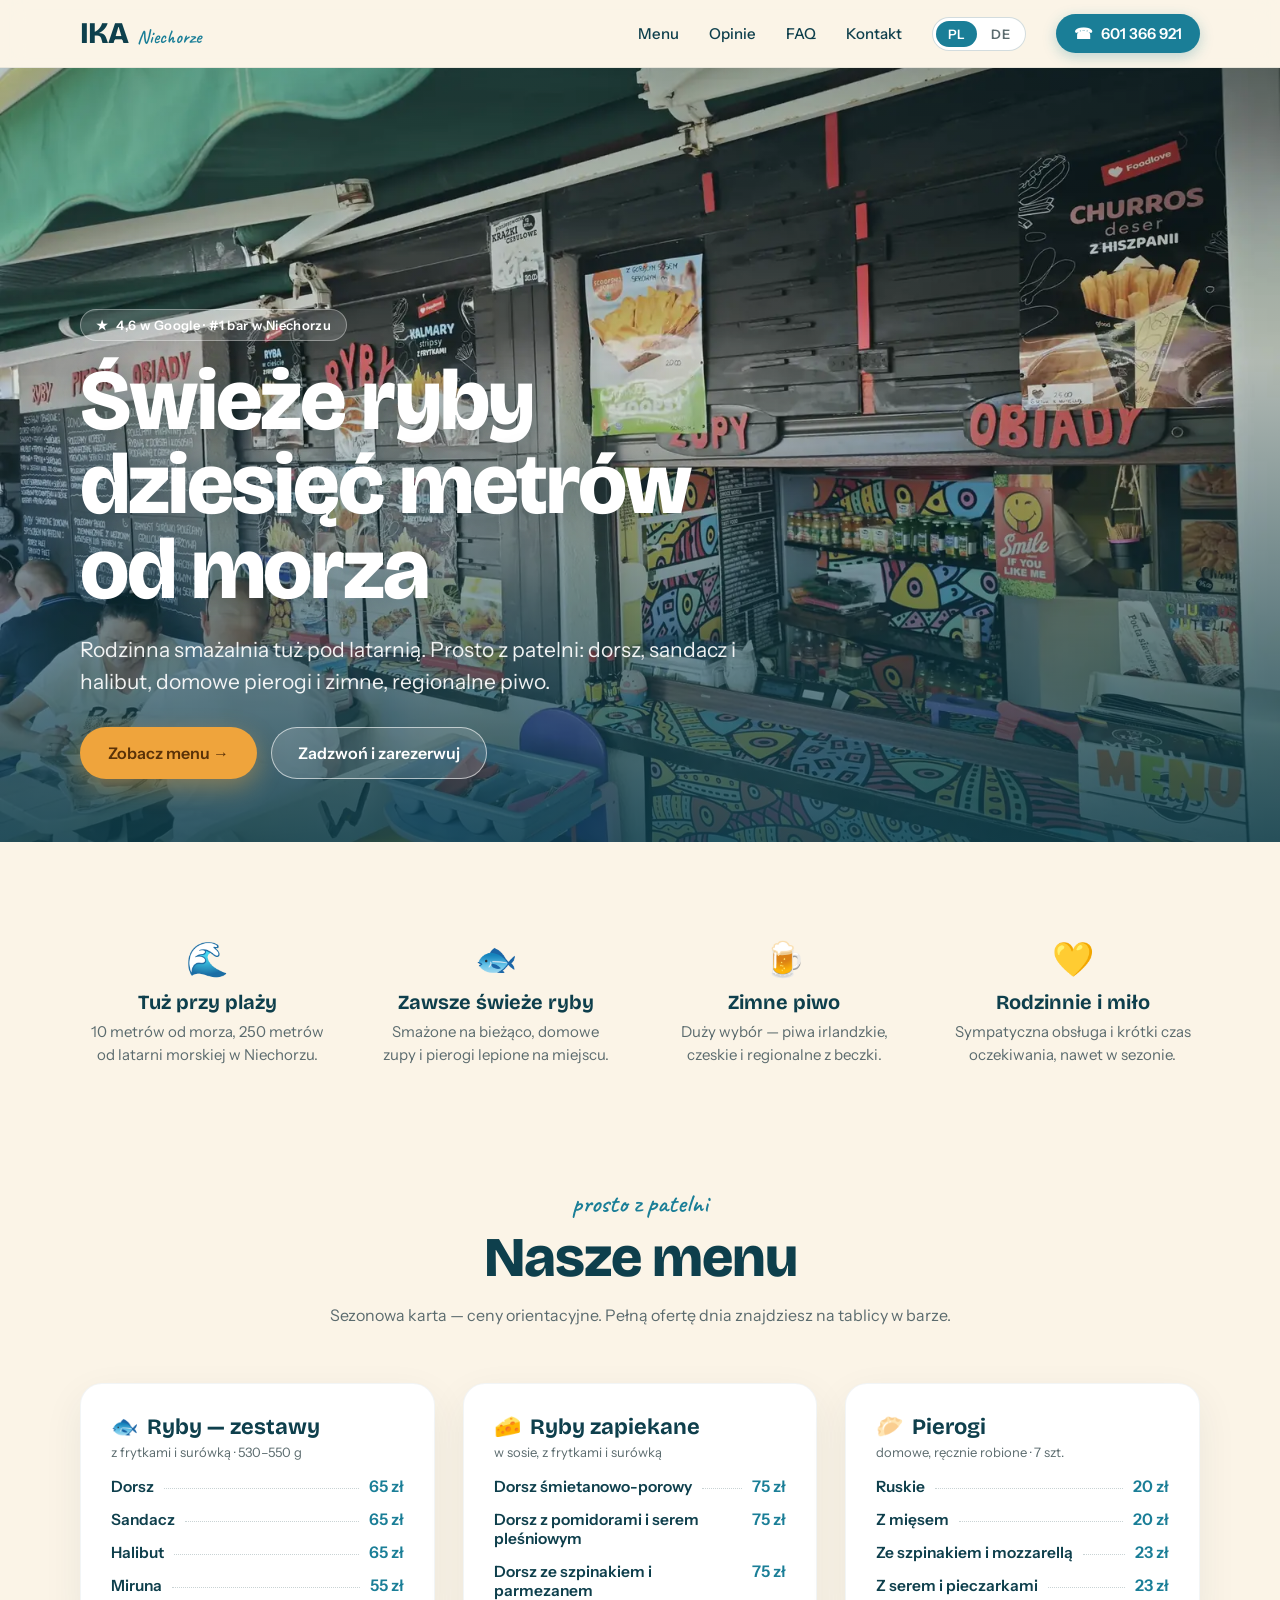
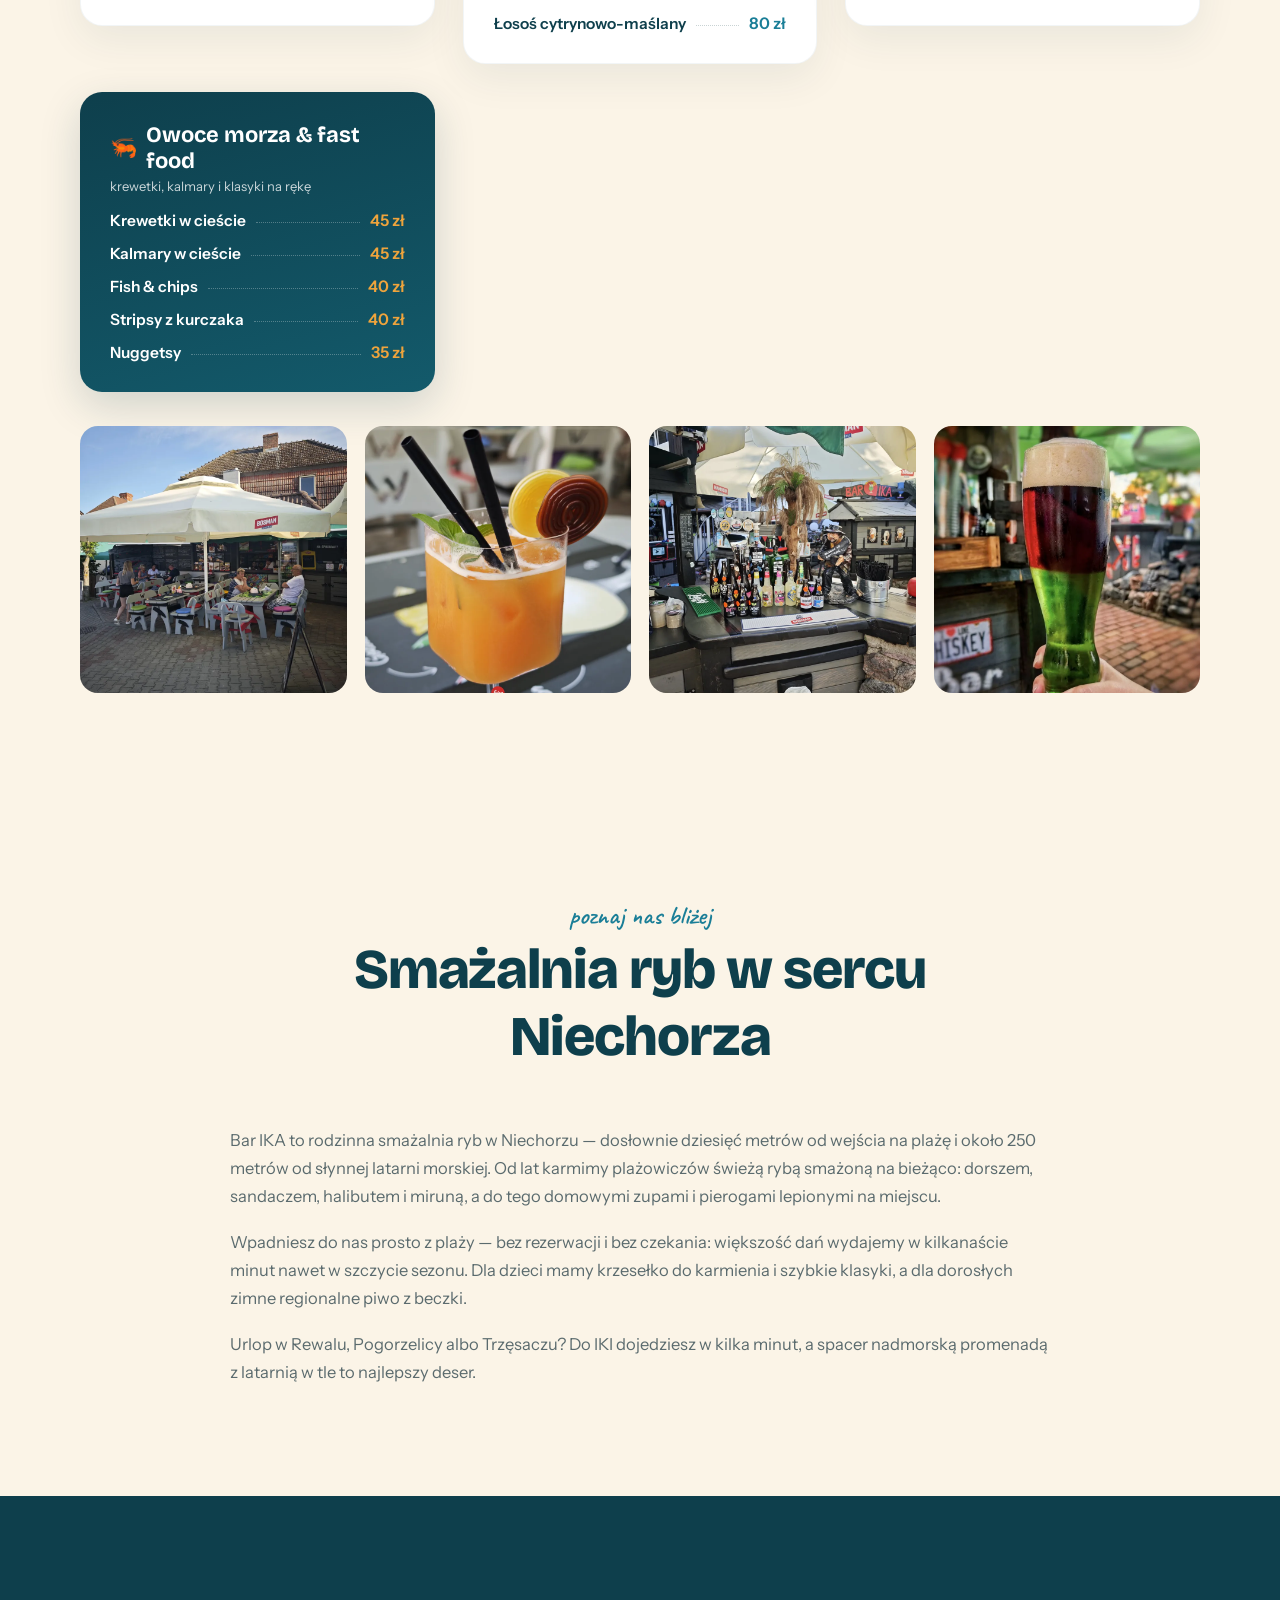
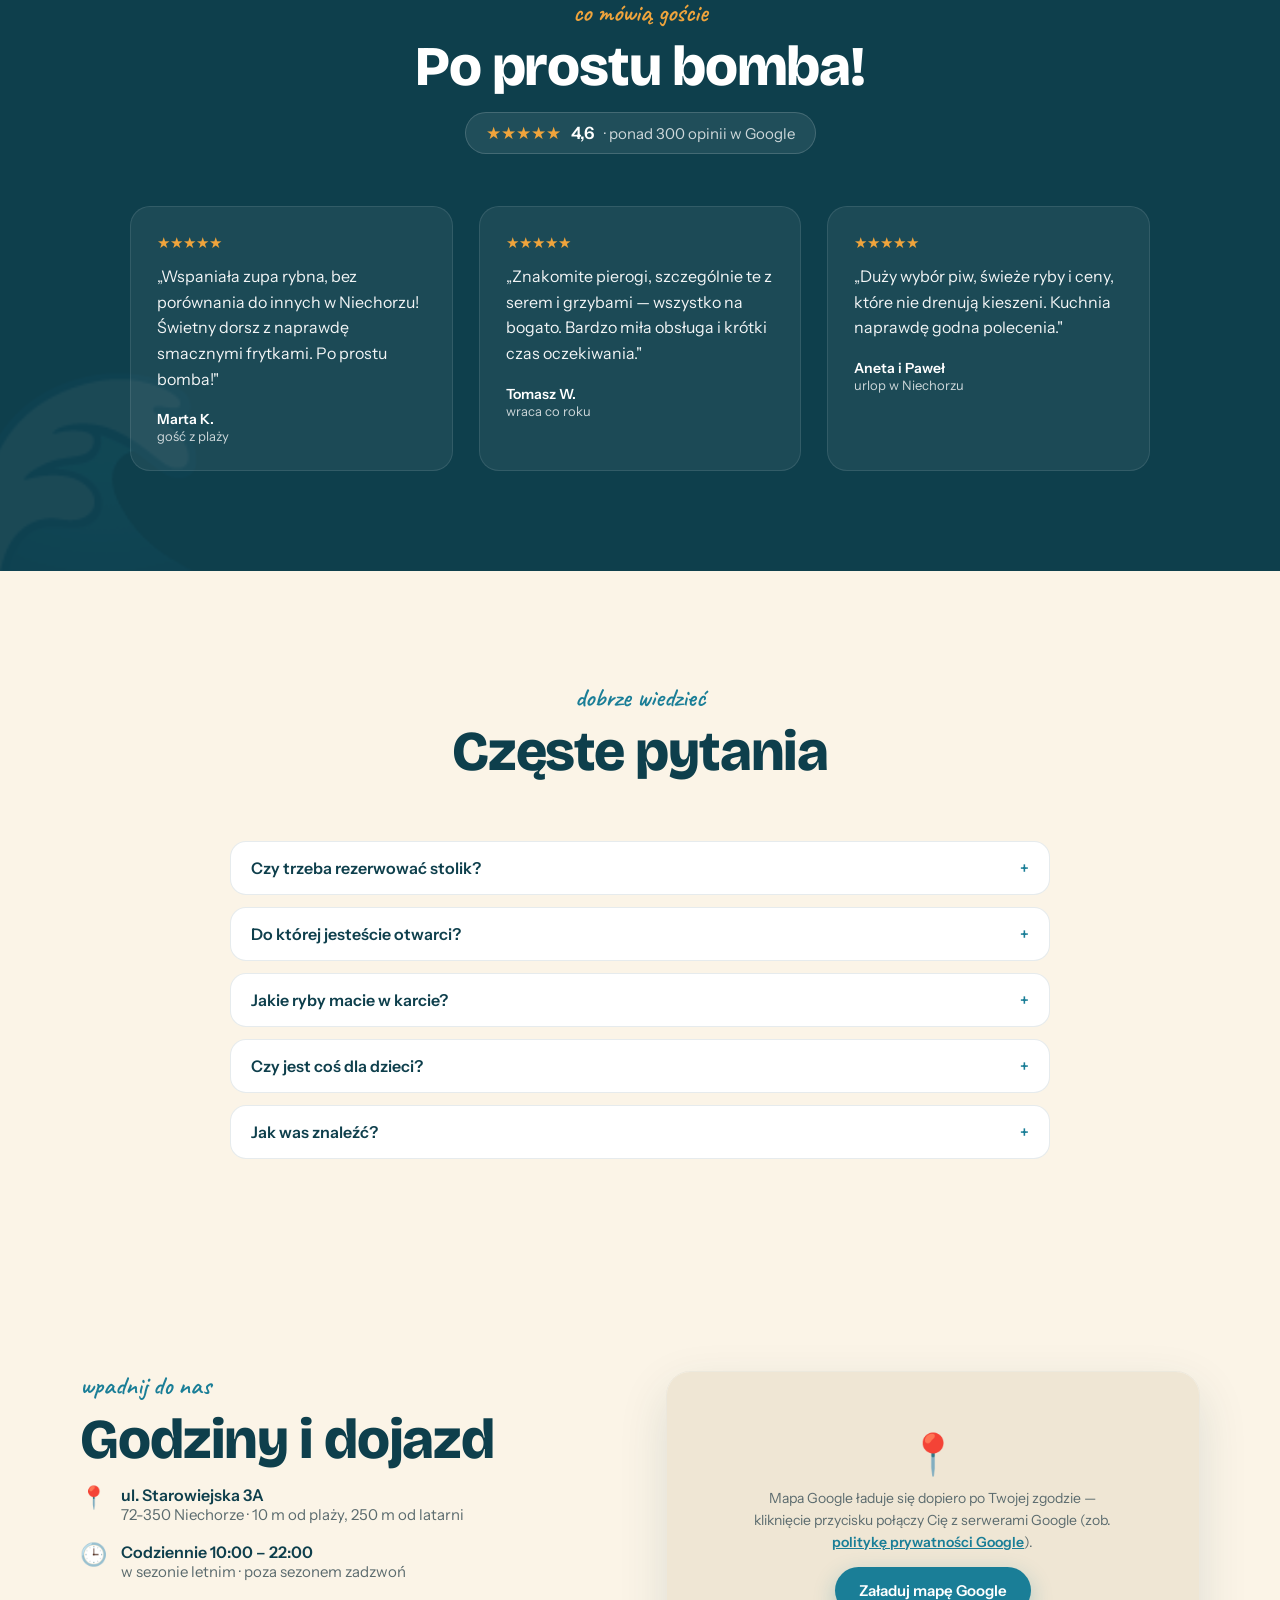
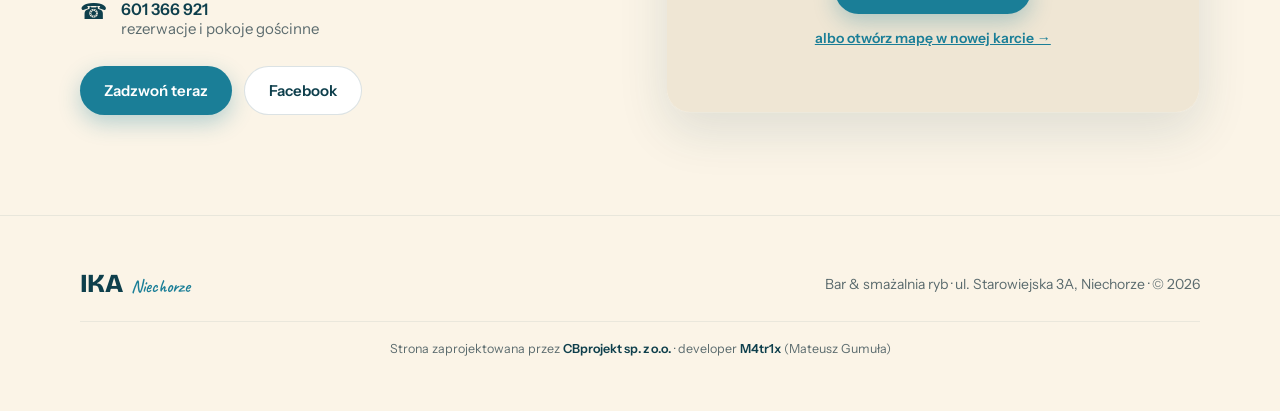
<file: index.html>
<!DOCTYPE html>
<html lang="pl">
<head>
<meta charset="utf-8">
<meta name="viewport" content="width=device-width, initial-scale=1">
<meta http-equiv="Content-Security-Policy" content="default-src 'self'; script-src 'self'; style-src 'self'; img-src 'self' data:; font-src 'self'; frame-src https://www.google.com; object-src 'none'; base-uri 'self'; form-action 'none'">

<title>Smażalnia ryb Niechorze — Bar IKA | świeże ryby 10 m od plaży</title>
<meta name="description" content="Gdzie zjeść w Niechorzu? Bar IKA — rodzinna smażalnia ryb 10 m od plaży i 250 m od latarni. Świeży dorsz, sandacz i halibut, domowe pierogi, zimne piwo. Codziennie 10:00–22:00, ul. Starowiejska 3A.">
<link rel="canonical" href="https://m4tr1x-dev.github.io/IKA-website/">
<meta name="theme-color" content="#FBF4E7">

<meta property="og:type" content="website">
<meta property="og:locale" content="pl_PL">
<meta property="og:site_name" content="Bar IKA Niechorze">
<meta property="og:title" content="Bar IKA Niechorze — świeże ryby dziesięć metrów od morza">
<meta property="og:description" content="Rodzinna smażalnia ryb tuż pod latarnią w Niechorzu. Dorsz, sandacz i halibut prosto z patelni, domowe pierogi i zimne regionalne piwo.">
<meta property="og:url" content="https://m4tr1x-dev.github.io/IKA-website/">
<meta property="og:image" content="https://m4tr1x-dev.github.io/IKA-website/assets/img/og-image.jpg">
<meta property="og:image:width" content="1200">
<meta property="og:image:height" content="630">
<meta property="og:image:alt" content="Bar IKA w Niechorzu — kontuar z menu rybnym i kolorowym muralem">
<meta name="twitter:card" content="summary_large_image">

<link rel="icon" href="assets/favicon.svg" type="image/svg+xml">
<link rel="icon" href="assets/img/icon-192.png" type="image/png" sizes="192x192">
<link rel="apple-touch-icon" href="assets/img/apple-touch-icon.png">
<link rel="manifest" href="site.webmanifest">

<link rel="preload" href="assets/fonts/bricolage-grotesque-latin.woff2" as="font" type="font/woff2" crossorigin>
<link rel="preload" href="assets/fonts/instrument-sans-latin.woff2" as="font" type="font/woff2" crossorigin>
<link rel="preload" href="assets/img/hero.webp" as="image" type="image/webp" fetchpriority="high">
<link rel="stylesheet" href="assets/css/style.css">

<script type="application/ld+json">
{
  "@context": "https://schema.org",
  "@type": "Restaurant",
  "@id": "https://m4tr1x-dev.github.io/IKA-website/#restauracja",
  "name": "Bar IKA",
  "alternateName": "Bar IKA Niechorze",
  "description": "Rodzinna smażalnia ryb tuż przy plaży i latarni morskiej w Niechorzu — świeże ryby prosto z patelni, domowe pierogi, owoce morza i regionalne piwo.",
  "url": "https://m4tr1x-dev.github.io/IKA-website/",
  "image": "https://m4tr1x-dev.github.io/IKA-website/assets/img/og-image.jpg",
  "telephone": "+48601366921",
  "servesCuisine": ["Ryby i owoce morza", "Kuchnia polska"],
  "priceRange": "20–80 zł",
  "acceptsReservations": "True",
  "address": {
    "@type": "PostalAddress",
    "streetAddress": "ul. Starowiejska 3A",
    "addressLocality": "Niechorze",
    "postalCode": "72-350",
    "addressRegion": "Zachodniopomorskie",
    "addressCountry": "PL"
  },
  "geo": {
    "@type": "GeoCoordinates",
    "latitude": 54.0958536,
    "longitude": 15.0710002
  },
  "hasMap": "https://www.google.com/maps?q=Bar%20Ika%20Starowiejska%203A%20Niechorze",
  "openingHoursSpecification": {
    "@type": "OpeningHoursSpecification",
    "dayOfWeek": ["Monday", "Tuesday", "Wednesday", "Thursday", "Friday", "Saturday", "Sunday"],
    "opens": "10:00",
    "closes": "22:00"
  },
  "menu": "https://m4tr1x-dev.github.io/IKA-website/#menu",
  "hasMenu": {
    "@type": "Menu",
    "name": "Karta Baru IKA",
    "inLanguage": "pl",
    "hasMenuSection": [
      {
        "@type": "MenuSection",
        "name": "Ryby — zestawy (z frytkami i surówką, 530–550 g)",
        "hasMenuItem": [
          {"@type": "MenuItem", "name": "Dorsz — zestaw", "offers": {"@type": "Offer", "price": "65", "priceCurrency": "PLN"}},
          {"@type": "MenuItem", "name": "Sandacz — zestaw", "offers": {"@type": "Offer", "price": "65", "priceCurrency": "PLN"}},
          {"@type": "MenuItem", "name": "Halibut — zestaw", "offers": {"@type": "Offer", "price": "65", "priceCurrency": "PLN"}},
          {"@type": "MenuItem", "name": "Miruna — zestaw", "offers": {"@type": "Offer", "price": "55", "priceCurrency": "PLN"}}
        ]
      },
      {
        "@type": "MenuSection",
        "name": "Ryby zapiekane w sosie (z frytkami i surówką)",
        "hasMenuItem": [
          {"@type": "MenuItem", "name": "Dorsz śmietanowo-porowy", "offers": {"@type": "Offer", "price": "75", "priceCurrency": "PLN"}},
          {"@type": "MenuItem", "name": "Dorsz z pomidorami i serem pleśniowym", "offers": {"@type": "Offer", "price": "75", "priceCurrency": "PLN"}},
          {"@type": "MenuItem", "name": "Dorsz ze szpinakiem i parmezanem", "offers": {"@type": "Offer", "price": "75", "priceCurrency": "PLN"}},
          {"@type": "MenuItem", "name": "Łosoś cytrynowo-maślany", "offers": {"@type": "Offer", "price": "80", "priceCurrency": "PLN"}}
        ]
      },
      {
        "@type": "MenuSection",
        "name": "Pierogi domowe (7 szt.)",
        "hasMenuItem": [
          {"@type": "MenuItem", "name": "Pierogi ruskie", "offers": {"@type": "Offer", "price": "20", "priceCurrency": "PLN"}},
          {"@type": "MenuItem", "name": "Pierogi z mięsem", "offers": {"@type": "Offer", "price": "20", "priceCurrency": "PLN"}},
          {"@type": "MenuItem", "name": "Pierogi ze szpinakiem i mozzarellą", "offers": {"@type": "Offer", "price": "23", "priceCurrency": "PLN"}},
          {"@type": "MenuItem", "name": "Pierogi z serem i pieczarkami", "offers": {"@type": "Offer", "price": "23", "priceCurrency": "PLN"}}
        ]
      },
      {
        "@type": "MenuSection",
        "name": "Owoce morza i fast food",
        "hasMenuItem": [
          {"@type": "MenuItem", "name": "Krewetki w cieście", "offers": {"@type": "Offer", "price": "45", "priceCurrency": "PLN"}},
          {"@type": "MenuItem", "name": "Kalmary w cieście", "offers": {"@type": "Offer", "price": "45", "priceCurrency": "PLN"}},
          {"@type": "MenuItem", "name": "Fish & chips", "offers": {"@type": "Offer", "price": "40", "priceCurrency": "PLN"}},
          {"@type": "MenuItem", "name": "Stripsy z kurczaka", "offers": {"@type": "Offer", "price": "40", "priceCurrency": "PLN"}},
          {"@type": "MenuItem", "name": "Nuggetsy", "offers": {"@type": "Offer", "price": "35", "priceCurrency": "PLN"}}
        ]
      }
    ]
  },
  "sameAs": ["https://www.facebook.com/ikaniechorze"]
}
</script>
<script type="application/ld+json">
{
  "@context": "https://schema.org",
  "@type": "FAQPage",
  "mainEntity": [
    {"@type": "Question", "name": "Czy trzeba rezerwować stolik?", "acceptedAnswer": {"@type": "Answer", "text": "Nie — działamy jak klasyczna nadmorska smażalnia: zamawiasz przy okienku i siadasz przy stoliku na tarasie. Przy większych grupach lub poza sezonem warto wcześniej zadzwonić: 601 366 921."}},
    {"@type": "Question", "name": "Do której jesteście otwarci?", "acceptedAnswer": {"@type": "Answer", "text": "W sezonie letnim codziennie od 10:00 do 22:00. Poza sezonem godziny mogą się różnić — najlepiej zadzwoń przed przyjściem."}},
    {"@type": "Question", "name": "Jakie ryby macie w karcie?", "acceptedAnswer": {"@type": "Answer", "text": "Zawsze świeże: dorsz, sandacz, halibut i miruna — smażone na bieżąco, w zestawach z frytkami i surówką. Do tego ryby zapiekane w sosach, owoce morza i domowe pierogi. Pełna karta dnia wisi na tablicy przy barze."}},
    {"@type": "Question", "name": "Czy jest coś dla dzieci?", "acceptedAnswer": {"@type": "Answer", "text": "Tak — nuggetsy, stripsy z kurczaka i frytki znikają u najmłodszych najszybciej. Na miejscu jest też krzesełko do karmienia."}},
    {"@type": "Question", "name": "Jak was znaleźć?", "acceptedAnswer": {"@type": "Answer", "text": "Ul. Starowiejska 3A w Niechorzu — 10 metrów od wejścia na plażę i około 250 metrów od latarni morskiej. Szukaj zielonych parasoli i kolorowego szyldu IKA."}}
  ]
}
</script>
</head>
<body>

<a class="skip-link" href="#top" data-i18n="skip">Przejdź do treści</a>

<!-- NAV -->
<header class="site-header">
  <nav class="nav" aria-label="Nawigacja główna" data-i18n-aria="nav.aria">
    <a href="#top" class="brand">
      <span class="brand__name">IKA</span>
      <span class="brand__sub">Niechorze</span>
    </a>
    <div class="nav__links">
      <a href="#menu" class="nav__link" data-i18n="nav.menu">Menu</a>
      <a href="#opinie" class="nav__link" data-i18n="nav.reviews">Opinie</a>
      <a href="#faq" class="nav__link" data-i18n="nav.faq">FAQ</a>
      <a href="#kontakt" class="nav__link" data-i18n="nav.contact">Kontakt</a>
      <div class="lang-switch" role="group" aria-label="Wybór języka" data-i18n-aria="lang.aria">
        <button type="button" class="lang-switch__btn is-active" data-lang="pl" aria-pressed="true">PL</button>
        <button type="button" class="lang-switch__btn" data-lang="de" aria-pressed="false">DE</button>
      </div>
      <a href="tel:+48601366921" class="btn btn--phone">
        <span aria-hidden="true">☎</span> 601 366 921
      </a>
    </div>
  </nav>
</header>

<main id="top">

  <!-- HERO -->
  <section class="hero">
    <img src="assets/img/hero.webp" alt="Bar IKA w Niechorzu — kontuar z menu rybnym i kolorowym muralem" data-i18n-alt="hero.alt" class="hero__img" width="1600" height="1200" fetchpriority="high">
    <div class="hero__overlay" aria-hidden="true"></div>
    <div class="hero__content">
      <div class="float-up">
        <span class="hero__badge"><span aria-hidden="true">★</span> <span data-i18n="hero.badge">4,6 w Google · #1 bar w Niechorzu</span></span>
      </div>
      <h1 class="hero__title float-up-2" data-i18n-html="hero.title">Świeże ryby<br>dziesięć metrów<br>od morza</h1>
      <p class="hero__lead float-up-3" data-i18n="hero.lead">
        Rodzinna smażalnia tuż pod latarnią. Prosto z patelni: dorsz, sandacz i halibut, domowe pierogi i zimne, regionalne piwo.
      </p>
      <div class="hero__ctas float-up-4">
        <a href="#menu" class="btn btn--amber" data-i18n="hero.cta1">Zobacz menu →</a>
        <a href="tel:+48601366921" class="btn btn--ghost" data-i18n="hero.cta2">Zadzwoń i zarezerwuj</a>
      </div>
    </div>
  </section>

  <!-- ATUTY -->
  <section class="features" aria-label="Nasze atuty" data-i18n-aria="features.aria">
    <div class="wrap">
      <div class="features__grid">
        <div class="feature">
          <div class="feature__emoji" aria-hidden="true">🌊</div>
          <h3 class="feature__title" data-i18n="f1.title">Tuż przy plaży</h3>
          <p class="feature__text" data-i18n="f1.text">10 metrów od morza, 250 metrów od latarni morskiej w Niechorzu.</p>
        </div>
        <div class="feature">
          <div class="feature__emoji" aria-hidden="true">🐟</div>
          <h3 class="feature__title" data-i18n="f2.title">Zawsze świeże ryby</h3>
          <p class="feature__text" data-i18n="f2.text">Smażone na bieżąco, domowe zupy i pierogi lepione na miejscu.</p>
        </div>
        <div class="feature">
          <div class="feature__emoji" aria-hidden="true">🍺</div>
          <h3 class="feature__title" data-i18n="f3.title">Zimne piwo</h3>
          <p class="feature__text" data-i18n="f3.text">Duży wybór — piwa irlandzkie, czeskie i regionalne z beczki.</p>
        </div>
        <div class="feature">
          <div class="feature__emoji" aria-hidden="true">💛</div>
          <h3 class="feature__title" data-i18n="f4.title">Rodzinnie i miło</h3>
          <p class="feature__text" data-i18n="f4.text">Sympatyczna obsługa i krótki czas oczekiwania, nawet w sezonie.</p>
        </div>
      </div>
    </div>
  </section>

  <!-- MENU -->
  <section id="menu" class="menu">
    <div class="wrap">
      <div class="section-head">
        <span class="kicker" data-i18n="menu.kicker">prosto z patelni</span>
        <h2 class="section-title" data-i18n="menu.title">Nasze menu</h2>
        <p class="section-sub" data-i18n="menu.sub">Sezonowa karta — ceny orientacyjne. Pełną ofertę dnia znajdziesz na tablicy w barze.</p>
      </div>

      <div class="menu__grid">

        <div class="card">
          <h3 class="card__title"><span aria-hidden="true">🐟</span> <span data-i18n="menu.c1.title">Ryby — zestawy</span></h3>
          <p class="card__note" data-i18n="menu.c1.note">z frytkami i surówką · 530–550 g</p>
          <ul class="price-list" role="list">
            <li class="price-row"><span class="price-row__name" data-i18n="menu.c1.i1">Dorsz</span><span class="price-row__dots" aria-hidden="true"></span><span class="price-row__value">65 zł</span></li>
            <li class="price-row"><span class="price-row__name" data-i18n="menu.c1.i2">Sandacz</span><span class="price-row__dots" aria-hidden="true"></span><span class="price-row__value">65 zł</span></li>
            <li class="price-row"><span class="price-row__name" data-i18n="menu.c1.i3">Halibut</span><span class="price-row__dots" aria-hidden="true"></span><span class="price-row__value">65 zł</span></li>
            <li class="price-row"><span class="price-row__name" data-i18n="menu.c1.i4">Miruna</span><span class="price-row__dots" aria-hidden="true"></span><span class="price-row__value">55 zł</span></li>
          </ul>
        </div>

        <div class="card">
          <h3 class="card__title"><span aria-hidden="true">🧀</span> <span data-i18n="menu.c2.title">Ryby zapiekane</span></h3>
          <p class="card__note" data-i18n="menu.c2.note">w sosie, z frytkami i surówką</p>
          <ul class="price-list" role="list">
            <li class="price-row"><span class="price-row__name" data-i18n="menu.c2.i1">Dorsz śmietanowo-porowy</span><span class="price-row__dots" aria-hidden="true"></span><span class="price-row__value">75 zł</span></li>
            <li class="price-row"><span class="price-row__name" data-i18n="menu.c2.i2">Dorsz z pomidorami i serem pleśniowym</span><span class="price-row__dots" aria-hidden="true"></span><span class="price-row__value">75 zł</span></li>
            <li class="price-row"><span class="price-row__name" data-i18n="menu.c2.i3">Dorsz ze szpinakiem i parmezanem</span><span class="price-row__dots" aria-hidden="true"></span><span class="price-row__value">75 zł</span></li>
            <li class="price-row"><span class="price-row__name" data-i18n="menu.c2.i4">Łosoś cytrynowo-maślany</span><span class="price-row__dots" aria-hidden="true"></span><span class="price-row__value">80 zł</span></li>
          </ul>
        </div>

        <div class="card">
          <h3 class="card__title"><span aria-hidden="true">🥟</span> <span data-i18n="menu.c3.title">Pierogi</span></h3>
          <p class="card__note" data-i18n="menu.c3.note">domowe, ręcznie robione · 7 szt.</p>
          <ul class="price-list" role="list">
            <li class="price-row"><span class="price-row__name" data-i18n="menu.c3.i1">Ruskie</span><span class="price-row__dots" aria-hidden="true"></span><span class="price-row__value">20 zł</span></li>
            <li class="price-row"><span class="price-row__name" data-i18n="menu.c3.i2">Z mięsem</span><span class="price-row__dots" aria-hidden="true"></span><span class="price-row__value">20 zł</span></li>
            <li class="price-row"><span class="price-row__name" data-i18n="menu.c3.i3">Ze szpinakiem i mozzarellą</span><span class="price-row__dots" aria-hidden="true"></span><span class="price-row__value">23 zł</span></li>
            <li class="price-row"><span class="price-row__name" data-i18n="menu.c3.i4">Z serem i pieczarkami</span><span class="price-row__dots" aria-hidden="true"></span><span class="price-row__value">23 zł</span></li>
          </ul>
        </div>

        <div class="card card--dark">
          <h3 class="card__title"><span aria-hidden="true">🦐</span> <span data-i18n="menu.c4.title">Owoce morza &amp; fast food</span></h3>
          <p class="card__note" data-i18n="menu.c4.note">krewetki, kalmary i klasyki na rękę</p>
          <ul class="price-list" role="list">
            <li class="price-row"><span class="price-row__name" data-i18n="menu.c4.i1">Krewetki w cieście</span><span class="price-row__dots" aria-hidden="true"></span><span class="price-row__value">45 zł</span></li>
            <li class="price-row"><span class="price-row__name" data-i18n="menu.c4.i2">Kalmary w cieście</span><span class="price-row__dots" aria-hidden="true"></span><span class="price-row__value">45 zł</span></li>
            <li class="price-row"><span class="price-row__name" data-i18n="menu.c4.i3">Fish &amp; chips</span><span class="price-row__dots" aria-hidden="true"></span><span class="price-row__value">40 zł</span></li>
            <li class="price-row"><span class="price-row__name" data-i18n="menu.c4.i4">Stripsy z kurczaka</span><span class="price-row__dots" aria-hidden="true"></span><span class="price-row__value">40 zł</span></li>
            <li class="price-row"><span class="price-row__name" data-i18n="menu.c4.i5">Nuggetsy</span><span class="price-row__dots" aria-hidden="true"></span><span class="price-row__value">35 zł</span></li>
          </ul>
        </div>

      </div>

      <!-- Galeria -->
      <div class="gallery">
        <img src="assets/img/galeria-1.webp" alt="Taras Baru IKA z parasolami i miejscami na zewnątrz" data-i18n-alt="g1.alt" loading="lazy" width="900" height="900" class="gallery__img">
        <img src="assets/img/galeria-2.webp" alt="Mrożony drink owocowy podany w Barze IKA" data-i18n-alt="g2.alt" loading="lazy" width="900" height="900" class="gallery__img">
        <img src="assets/img/galeria-3.webp" alt="Bar z wyborem regionalnego i lanego piwa" data-i18n-alt="g3.alt" loading="lazy" width="900" height="900" class="gallery__img">
        <img src="assets/img/galeria-4.webp" alt="Kolorowe piwo warstwowe serwowane w Barze IKA" data-i18n-alt="g4.alt" loading="lazy" width="900" height="900" class="gallery__img">
      </div>
    </div>
  </section>

  <!-- O NAS -->
  <section id="o-nas" class="about">
    <div class="wrap">
      <div class="section-head">
        <span class="kicker" data-i18n="about.kicker">poznaj nas bliżej</span>
        <h2 class="section-title" data-i18n="about.title">Smażalnia ryb w sercu Niechorza</h2>
      </div>
      <div class="about__cols">
        <p class="about__text" data-i18n="about.p1">Bar IKA to rodzinna smażalnia ryb w Niechorzu — dosłownie dziesięć metrów od wejścia na plażę i około 250 metrów od słynnej latarni morskiej. Od lat karmimy plażowiczów świeżą rybą smażoną na bieżąco: dorszem, sandaczem, halibutem i miruną, a do tego domowymi zupami i pierogami lepionymi na miejscu.</p>
        <p class="about__text" data-i18n="about.p2">Wpadniesz do nas prosto z plaży — bez rezerwacji i bez czekania: większość dań wydajemy w kilkanaście minut nawet w szczycie sezonu. Dla dzieci mamy krzesełko do karmienia i szybkie klasyki, a dla dorosłych zimne regionalne piwo z beczki.</p>
        <p class="about__text" data-i18n="about.p3">Urlop w Rewalu, Pogorzelicy albo Trzęsaczu? Do IKI dojedziesz w kilka minut, a spacer nadmorską promenadą z latarnią w tle to najlepszy deser.</p>
      </div>
    </div>
  </section>

  <!-- OPINIE -->
  <section id="opinie" class="reviews">
    <div class="reviews__wave" aria-hidden="true">🌊</div>
    <div class="reviews__inner">
      <div class="reviews__head">
        <span class="kicker kicker--amber" data-i18n="rev.kicker">co mówią goście</span>
        <h2 class="section-title" data-i18n="rev.title">Po prostu bomba!</h2>
        <div class="rating-pill">
          <span class="rating-pill__stars" role="img" aria-label="Ocena 4,6 na 5 gwiazdek" data-i18n-aria="rev.rating">★★★★★</span>
          <strong class="rating-pill__value">4,6</strong>
          <span class="rating-pill__count" data-i18n="rev.count">· ponad 300 opinii w Google</span>
        </div>
      </div>
      <div class="reviews__grid">
        <figure class="review">
          <div class="review__stars" role="img" aria-label="5 gwiazdek" data-i18n-aria="rev.stars5">★★★★★</div>
          <blockquote>
            <p data-i18n-html="rev1.q">„Wspaniała zupa rybna, bez porównania do innych w Niechorzu! Świetny dorsz z naprawdę smacznymi frytkami. Po prostu bomba!"</p>
          </blockquote>
          <figcaption>
            <div class="review__author">Marta K.</div>
            <div class="review__meta" data-i18n="rev1.meta">gość z plaży</div>
          </figcaption>
        </figure>
        <figure class="review">
          <div class="review__stars" role="img" aria-label="5 gwiazdek" data-i18n-aria="rev.stars5">★★★★★</div>
          <blockquote>
            <p data-i18n-html="rev2.q">„Znakomite pierogi, szczególnie te z serem i grzybami — wszystko na bogato. Bardzo miła obsługa i krótki czas oczekiwania."</p>
          </blockquote>
          <figcaption>
            <div class="review__author">Tomasz W.</div>
            <div class="review__meta" data-i18n="rev2.meta">wraca co roku</div>
          </figcaption>
        </figure>
        <figure class="review">
          <div class="review__stars" role="img" aria-label="5 gwiazdek" data-i18n-aria="rev.stars5">★★★★★</div>
          <blockquote>
            <p data-i18n-html="rev3.q">„Duży wybór piw, świeże ryby i ceny, które nie drenują kieszeni. Kuchnia naprawdę godna polecenia."</p>
          </blockquote>
          <figcaption>
            <div class="review__author">Aneta i Paweł</div>
            <div class="review__meta" data-i18n="rev3.meta">urlop w Niechorzu</div>
          </figcaption>
        </figure>
      </div>
    </div>
  </section>

  <!-- FAQ -->
  <section id="faq" class="faq">
    <div class="wrap">
      <div class="section-head">
        <span class="kicker" data-i18n="faq.kicker">dobrze wiedzieć</span>
        <h2 class="section-title" data-i18n="faq.title">Częste pytania</h2>
      </div>
      <div class="faq__list">
        <details class="faq__item">
          <summary><span data-i18n="faq.q1">Czy trzeba rezerwować stolik?</span></summary>
          <p class="faq__answer" data-i18n="faq.a1">Nie — działamy jak klasyczna nadmorska smażalnia: zamawiasz przy okienku i siadasz przy stoliku na tarasie. Przy większych grupach lub poza sezonem warto wcześniej zadzwonić: 601 366 921.</p>
        </details>
        <details class="faq__item">
          <summary><span data-i18n="faq.q2">Do której jesteście otwarci?</span></summary>
          <p class="faq__answer" data-i18n="faq.a2">W sezonie letnim codziennie od 10:00 do 22:00. Poza sezonem godziny mogą się różnić — najlepiej zadzwoń przed przyjściem.</p>
        </details>
        <details class="faq__item">
          <summary><span data-i18n="faq.q3">Jakie ryby macie w karcie?</span></summary>
          <p class="faq__answer" data-i18n="faq.a3">Zawsze świeże: dorsz, sandacz, halibut i miruna — smażone na bieżąco, w zestawach z frytkami i surówką. Do tego ryby zapiekane w sosach, owoce morza i domowe pierogi. Pełna karta dnia wisi na tablicy przy barze.</p>
        </details>
        <details class="faq__item">
          <summary><span data-i18n="faq.q4">Czy jest coś dla dzieci?</span></summary>
          <p class="faq__answer" data-i18n="faq.a4">Tak — nuggetsy, stripsy z kurczaka i frytki znikają u najmłodszych najszybciej. Na miejscu jest też krzesełko do karmienia.</p>
        </details>
        <details class="faq__item">
          <summary><span data-i18n="faq.q5">Jak was znaleźć?</span></summary>
          <p class="faq__answer" data-i18n="faq.a5">Ul. Starowiejska 3A w Niechorzu — 10 metrów od wejścia na plażę i około 250 metrów od latarni morskiej. Szukaj zielonych parasoli i kolorowego szyldu IKA.</p>
        </details>
      </div>
    </div>
  </section>

  <!-- KONTAKT -->
  <section id="kontakt" class="contact">
    <div class="wrap contact__grid">
      <div>
        <span class="kicker" data-i18n="con.kicker">wpadnij do nas</span>
        <h2 class="section-title" data-i18n="con.title">Godziny i dojazd</h2>
        <address>
          <div class="info-row">
            <span class="info-row__emoji" aria-hidden="true">📍</span>
            <div>
              <div class="info-row__title">ul. Starowiejska 3A</div>
              <div class="info-row__sub" data-i18n="con.addr">72-350 Niechorze · 10 m od plaży, 250 m od latarni</div>
            </div>
          </div>
          <div class="info-row">
            <span class="info-row__emoji" aria-hidden="true">🕒</span>
            <div>
              <div class="info-row__title" data-i18n="con.hours">Codziennie 10:00 – 22:00</div>
              <div class="info-row__sub" data-i18n="con.hours.sub">w sezonie letnim · poza sezonem zadzwoń</div>
            </div>
          </div>
          <div class="info-row">
            <span class="info-row__emoji" aria-hidden="true">☎</span>
            <div>
              <div class="info-row__title"><a href="tel:+48601366921">601 366 921</a></div>
              <div class="info-row__sub" data-i18n="con.phone.sub">rezerwacje i pokoje gościnne</div>
            </div>
          </div>
        </address>
        <div class="contact__ctas">
          <a href="tel:+48601366921" class="btn btn--teal" data-i18n="con.cta">Zadzwoń teraz</a>
          <a href="https://www.facebook.com/ikaniechorze" target="_blank" rel="noopener noreferrer" class="btn btn--outline">Facebook</a>
        </div>
      </div>
      <div class="map-card">
        <div class="map-placeholder" id="map-box">
          <span class="map-placeholder__emoji" aria-hidden="true">📍</span>
          <p class="map-placeholder__text" data-i18n-html="map.consent">
            Mapa Google ładuje się dopiero po Twojej zgodzie — kliknięcie przycisku połączy Cię z serwerami Google (zob. <a class="map-placeholder__link" href="https://policies.google.com/privacy" target="_blank" rel="noopener noreferrer">politykę prywatności Google</a>).
          </p>
          <button type="button" class="btn btn--teal" id="map-load" data-i18n="map.load">Załaduj mapę Google</button>
          <p class="map-placeholder__text">
            <a class="map-placeholder__link" href="https://www.google.com/maps?q=Bar%20Ika%20Starowiejska%203A%20Niechorze" target="_blank" rel="noopener noreferrer" data-i18n="map.open">albo otwórz mapę w nowej karcie →</a>
          </p>
        </div>
      </div>
    </div>
  </section>

</main>

<!-- FOOTER -->
<footer class="site-footer">
  <div class="wrap">
    <div class="site-footer__main">
      <div class="site-footer__brand">
        <span class="site-footer__brand-name">IKA</span>
        <span class="site-footer__brand-sub">Niechorze</span>
      </div>
      <p class="site-footer__info"><span data-i18n="footer.info">Bar &amp; smażalnia ryb · ul. Starowiejska 3A, Niechorze</span> · © <span id="rok">2026</span></p>
    </div>
    <div class="site-footer__credits">
      <p data-i18n-html="footer.credits">Strona zaprojektowana przez <strong>CBprojekt sp. z o.o.</strong> · developer <strong>M4tr1x</strong> (Mateusz Gumuła)</p>
    </div>
  </div>
</footer>

<script src="assets/js/map.js" defer></script>
<script src="assets/js/i18n.js" defer></script>

</body>
</html>
</file>
<file: assets/css/style.css>
/* ==========================================================================
   Bar IKA — Niechorze · style.css
   ========================================================================== */

/* --- Fonty (self-hosted, subsety latin + latin-ext) --------------------- */

/* Bricolage Grotesque — latin-ext */
@font-face {
  font-family: 'Bricolage Grotesque';
  font-style: normal;
  font-weight: 500 800;
  font-stretch: 100%;
  font-display: swap;
  src: url(../fonts/bricolage-grotesque-latin-ext.woff2) format('woff2');
  unicode-range: U+0100-02BA, U+02BD-02C5, U+02C7-02CC, U+02CE-02D7, U+02DD-02FF, U+0304, U+0308, U+0329, U+1D00-1DBF, U+1E00-1E9F, U+1EF2-1EFF, U+2020, U+20A0-20AB, U+20AD-20C0, U+2113, U+2C60-2C7F, U+A720-A7FF;
}
/* Bricolage Grotesque — latin */
@font-face {
  font-family: 'Bricolage Grotesque';
  font-style: normal;
  font-weight: 500 800;
  font-stretch: 100%;
  font-display: swap;
  src: url(../fonts/bricolage-grotesque-latin.woff2) format('woff2');
  unicode-range: U+0000-00FF, U+0131, U+0152-0153, U+02BB-02BC, U+02C6, U+02DA, U+02DC, U+0304, U+0308, U+0329, U+2000-206F, U+20AC, U+2122, U+2191, U+2193, U+2212, U+2215, U+FEFF, U+FFFD;
}
/* Caveat — latin-ext */
@font-face {
  font-family: 'Caveat';
  font-style: normal;
  font-weight: 600 700;
  font-display: swap;
  src: url(../fonts/caveat-latin-ext.woff2) format('woff2');
  unicode-range: U+0100-02BA, U+02BD-02C5, U+02C7-02CC, U+02CE-02D7, U+02DD-02FF, U+0304, U+0308, U+0329, U+1D00-1DBF, U+1E00-1E9F, U+1EF2-1EFF, U+2020, U+20A0-20AB, U+20AD-20C0, U+2113, U+2C60-2C7F, U+A720-A7FF;
}
/* Caveat — latin */
@font-face {
  font-family: 'Caveat';
  font-style: normal;
  font-weight: 600 700;
  font-display: swap;
  src: url(../fonts/caveat-latin.woff2) format('woff2');
  unicode-range: U+0000-00FF, U+0131, U+0152-0153, U+02BB-02BC, U+02C6, U+02DA, U+02DC, U+0304, U+0308, U+0329, U+2000-206F, U+20AC, U+2122, U+2191, U+2193, U+2212, U+2215, U+FEFF, U+FFFD;
}
/* Instrument Sans — latin-ext */
@font-face {
  font-family: 'Instrument Sans';
  font-style: normal;
  font-weight: 400 600;
  font-stretch: 100%;
  font-display: swap;
  src: url(../fonts/instrument-sans-latin-ext.woff2) format('woff2');
  unicode-range: U+0100-02BA, U+02BD-02C5, U+02C7-02CC, U+02CE-02D7, U+02DD-02FF, U+0304, U+0308, U+0329, U+1D00-1DBF, U+1E00-1E9F, U+1EF2-1EFF, U+2020, U+20A0-20AB, U+20AD-20C0, U+2113, U+2C60-2C7F, U+A720-A7FF;
}
/* Instrument Sans — latin */
@font-face {
  font-family: 'Instrument Sans';
  font-style: normal;
  font-weight: 400 600;
  font-stretch: 100%;
  font-display: swap;
  src: url(../fonts/instrument-sans-latin.woff2) format('woff2');
  unicode-range: U+0000-00FF, U+0131, U+0152-0153, U+02BB-02BC, U+02C6, U+02DA, U+02DC, U+0304, U+0308, U+0329, U+2000-206F, U+20AC, U+2122, U+2191, U+2193, U+2212, U+2215, U+FEFF, U+FFFD;
}

/* --- Design tokens ------------------------------------------------------ */

:root {
  --teal: #1A7E97;
  --navy: #0E3F4C;
  --amber: #EFA43C;
  --cream: #FBF4E7;
  --muted: #5B6B6E;          /* min. 4,5:1 na bieli i kremie (WCAG AA) */
  --muted-on-dark: rgba(255, 255, 255, 0.78);
  --font-display: 'Bricolage Grotesque', 'Segoe UI', sans-serif;
  --font-body: 'Instrument Sans', 'Segoe UI', sans-serif;
  --font-script: 'Caveat', cursive;
  --container: 1200px;
  --pad-x: clamp(18px, 4vw, 40px);
}

/* --- Reset / baza ------------------------------------------------------- */

*, *::before, *::after { box-sizing: border-box; }

html { scroll-behavior: smooth; }

body {
  margin: 0;
  font-family: var(--font-body);
  color: var(--navy);
  background: var(--cream);
  overflow-x: hidden;
  -webkit-font-smoothing: antialiased;
}

::selection { background: var(--teal); color: #fff; }

img { max-width: 100%; height: auto; }

a:focus-visible,
button:focus-visible {
  outline: 3px solid var(--teal);
  outline-offset: 2px;
  border-radius: 6px;
}

.wrap {
  max-width: var(--container);
  margin: 0 auto;
  padding-inline: var(--pad-x);
}

.skip-link {
  position: absolute;
  left: -9999px;
  top: 0;
  z-index: 100;
  background: var(--navy);
  color: #fff;
  padding: 12px 20px;
  border-radius: 0 0 12px 0;
  text-decoration: none;
  font-weight: 600;
}
.skip-link:focus { left: 0; }

/* --- Animacje ------------------------------------------------------------ */

@keyframes floatUp {
  from { opacity: 0; transform: translateY(18px); }
  to   { opacity: 1; transform: translateY(0); }
}
@keyframes swayWave {
  0%, 100% { transform: translateX(0); }
  50%      { transform: translateX(-28px); }
}

.float-up   { animation: floatUp 0.7s ease both; }
.float-up-2 { animation: floatUp 0.7s ease 0.08s both; }
.float-up-3 { animation: floatUp 0.7s ease 0.16s both; }
.float-up-4 { animation: floatUp 0.7s ease 0.24s both; }

@media (prefers-reduced-motion: reduce) {
  html { scroll-behavior: auto; }
  *, *::before, *::after {
    animation-duration: 0.01ms !important;
    animation-iteration-count: 1 !important;
    transition-duration: 0.01ms !important;
  }
}

/* --- Przyciski ----------------------------------------------------------- */

.btn {
  display: inline-flex;
  align-items: center;
  gap: 8px;
  text-decoration: none;
  border-radius: 999px;
  font-weight: 600;
  border: 0;
  cursor: pointer;
  font-family: inherit;
}
.btn--phone {
  background: var(--teal);
  color: #fff;
  font-size: 15px;
  padding: 10px 18px;
  box-shadow: 0 4px 14px rgba(26, 126, 151, 0.28);
}
.btn--amber {
  background: var(--amber);
  color: #5A3208;
  font-weight: 700;
  font-size: 16px;
  padding: 15px 28px;
  box-shadow: 0 8px 24px rgba(239, 164, 60, 0.4);
}
.btn--ghost {
  background: rgba(255, 255, 255, 0.14);
  border: 1.5px solid rgba(255, 255, 255, 0.6);
  color: #fff;
  font-size: 16px;
  padding: 15px 26px;
  backdrop-filter: blur(6px);
  -webkit-backdrop-filter: blur(6px);
}
.btn--teal {
  background: var(--teal);
  color: #fff;
  font-weight: 700;
  font-size: 15px;
  padding: 14px 24px;
  box-shadow: 0 8px 22px rgba(26, 126, 151, 0.3);
}
.btn--outline {
  background: #fff;
  border: 1.5px solid rgba(14, 63, 76, 0.15);
  color: var(--navy);
  font-size: 15px;
  padding: 14px 24px;
}

/* --- Nagłówek / nawigacja ------------------------------------------------ */

.site-header {
  position: sticky;
  top: 0;
  z-index: 50;
  background: rgba(251, 244, 231, 0.82);
  backdrop-filter: blur(12px);
  -webkit-backdrop-filter: blur(12px);
  border-bottom: 1px solid rgba(14, 63, 76, 0.08);
}
.nav {
  max-width: var(--container);
  margin: 0 auto;
  padding: 14px var(--pad-x);
  display: flex;
  align-items: center;
  gap: 18px;
  flex-wrap: wrap;
}
.brand {
  display: flex;
  align-items: baseline;
  gap: 9px;
  text-decoration: none;
  color: var(--navy);
  margin-right: auto;
}
.brand__name {
  font-family: var(--font-display);
  font-weight: 800;
  font-size: 30px;
  letter-spacing: -0.02em;
  line-height: 1;
}
.brand__sub {
  font-family: var(--font-script);
  font-size: 19px;
  color: var(--teal);
}
.nav__links {
  display: flex;
  align-items: center;
  gap: clamp(14px, 2.4vw, 30px);
  flex-wrap: wrap;
}
.nav__link {
  text-decoration: none;
  color: var(--navy);
  font-weight: 500;
  font-size: 15px;
}

/* --- Hero ----------------------------------------------------------------- */

.hero {
  position: relative;
  min-height: clamp(560px, 86vh, 820px);
  display: flex;
  align-items: flex-end;
  overflow: hidden;
}
.hero__img {
  position: absolute;
  inset: 0;
  width: 100%;
  height: 100%;
  object-fit: cover;
  z-index: 0;
}
.hero__overlay {
  position: absolute;
  inset: 0;
  z-index: 1;
  background: linear-gradient(180deg,
    rgba(12, 60, 74, 0.30) 0%,
    rgba(12, 60, 74, 0.12) 38%,
    rgba(12, 60, 74, 0.62) 78%,
    rgba(12, 60, 74, 0.85) 100%);
}
.hero__content {
  position: relative;
  z-index: 2;
  max-width: var(--container);
  margin: 0 auto;
  width: 100%;
  padding: 0 var(--pad-x) clamp(40px, 7vh, 80px);
  color: #fff;
}
.hero__badge {
  display: inline-flex;
  align-items: center;
  gap: 8px;
  background: rgba(255, 255, 255, 0.16);
  border: 1px solid rgba(255, 255, 255, 0.35);
  backdrop-filter: blur(6px);
  -webkit-backdrop-filter: blur(6px);
  padding: 7px 15px;
  border-radius: 999px;
  font-size: 13px;
  font-weight: 600;
  letter-spacing: 0.03em;
}
.hero__title {
  font-family: var(--font-display);
  font-weight: 800;
  font-size: clamp(40px, 7vw, 86px);
  line-height: 0.98;
  letter-spacing: -0.025em;
  margin: 18px 0 0;
  max-width: 16ch;
  text-shadow: 0 2px 30px rgba(8, 40, 50, 0.35);
}
.hero__lead {
  font-size: clamp(16px, 2vw, 21px);
  line-height: 1.5;
  max-width: 48ch;
  margin: 22px 0 0;
  color: rgba(255, 255, 255, 0.92);
}
.hero__ctas {
  display: flex;
  gap: 14px;
  flex-wrap: wrap;
  margin-top: 30px;
}

/* --- Atuty ----------------------------------------------------------------- */

.features {
  padding: clamp(54px, 8vw, 92px) 0 clamp(20px, 4vw, 40px);
}
.features__grid {
  display: grid;
  grid-template-columns: repeat(auto-fit, minmax(230px, 1fr));
  gap: clamp(20px, 3vw, 34px);
}
.feature {
  text-align: center;
  padding: 8px;
}
.feature__emoji { font-size: 34px; line-height: 1; }
.feature__title {
  font-family: var(--font-display);
  font-weight: 700;
  font-size: 20px;
  margin: 14px 0 6px;
}
.feature__text {
  font-size: 15px;
  line-height: 1.55;
  color: var(--muted);
  margin: 0;
}

/* --- Sekcje: nagłówki ------------------------------------------------------ */

.section-head {
  text-align: center;
  max-width: 640px;
  margin: 0 auto clamp(34px, 5vw, 56px);
}
.kicker {
  font-family: var(--font-script);
  font-size: 26px;
  color: var(--teal);
}
.kicker--amber { color: var(--amber); }
.section-title {
  font-family: var(--font-display);
  font-weight: 800;
  font-size: clamp(32px, 5vw, 56px);
  letter-spacing: -0.02em;
  margin: 4px 0 12px;
}
.section-sub {
  font-size: 16px;
  line-height: 1.55;
  color: var(--muted);
  margin: 0;
}

/* --- Menu ------------------------------------------------------------------ */

.menu {
  position: relative;
  padding: clamp(40px, 6vw, 72px) 0 clamp(54px, 8vw, 96px);
}
.menu__grid {
  display: grid;
  grid-template-columns: repeat(auto-fit, minmax(300px, 1fr));
  gap: clamp(18px, 2.6vw, 28px);
  align-items: start;
}
.card {
  background: #fff;
  border-radius: 22px;
  padding: clamp(22px, 2.6vw, 30px);
  box-shadow: 0 14px 40px rgba(14, 63, 76, 0.07);
  border: 1px solid rgba(14, 63, 76, 0.05);
}
.card__title {
  font-family: var(--font-display);
  font-weight: 700;
  font-size: 22px;
  margin: 0 0 4px;
  display: flex;
  align-items: center;
  gap: 9px;
}
.card__note {
  font-size: 13px;
  color: var(--muted);
  margin: 0 0 16px;
}
.price-list {
  display: flex;
  flex-direction: column;
  gap: 13px;
  list-style: none;
  margin: 0;
  padding: 0;
}
.price-row {
  display: flex;
  align-items: baseline;
  gap: 10px;
}
.price-row__name { font-weight: 600; font-size: 15.5px; }
.price-row__dots {
  flex: 1;
  border-bottom: 1px dotted #C9D3D4;
  transform: translateY(-3px);
}
.price-row__value {
  font-weight: 700;
  color: var(--teal);
  white-space: nowrap;
}

.card--dark {
  background: linear-gradient(165deg, #0E3F4C 0%, #135A6B 100%);
  color: #fff;
  border: 0;
  box-shadow: 0 14px 40px rgba(14, 63, 76, 0.18);
}
.card--dark .card__title { color: #fff; }
.card--dark .card__note { color: var(--muted-on-dark); }
.card--dark .price-row__dots { border-bottom-color: rgba(255, 255, 255, 0.28); }
.card--dark .price-row__value { color: var(--amber); }

/* --- Galeria ---------------------------------------------------------------- */

.gallery {
  display: grid;
  grid-template-columns: repeat(auto-fit, minmax(180px, 1fr));
  gap: clamp(12px, 1.6vw, 18px);
  margin-top: clamp(22px, 3vw, 34px);
}
.gallery__img {
  width: 100%;
  height: auto;
  aspect-ratio: 1 / 1;
  object-fit: cover;
  border-radius: 18px;
  display: block;
}

/* --- Opinie ----------------------------------------------------------------- */

.reviews {
  background: var(--navy);
  color: #fff;
  padding: clamp(56px, 8vw, 100px) 0;
  position: relative;
  overflow: hidden;
}
.reviews__wave {
  position: absolute;
  bottom: -40px;
  left: -40px;
  font-size: 240px;
  opacity: 0.05;
  line-height: 1;
  animation: swayWave 7s ease-in-out infinite;
}
.reviews__inner {
  max-width: 1100px;
  margin: 0 auto;
  padding-inline: var(--pad-x);
  position: relative;
  z-index: 1;
}
.reviews__head {
  text-align: center;
  margin-bottom: clamp(34px, 5vw, 52px);
}
.rating-pill {
  display: inline-flex;
  align-items: center;
  gap: 10px;
  background: rgba(255, 255, 255, 0.08);
  border: 1px solid rgba(255, 255, 255, 0.16);
  padding: 10px 20px;
  border-radius: 999px;
  font-size: 15px;
}
.rating-pill__stars { color: var(--amber); font-size: 17px; }
.rating-pill__value { font-size: 17px; }
.rating-pill__count { color: var(--muted-on-dark); }
.reviews__grid {
  display: grid;
  grid-template-columns: repeat(auto-fit, minmax(280px, 1fr));
  gap: clamp(16px, 2.4vw, 26px);
}
.review {
  background: rgba(255, 255, 255, 0.06);
  border: 1px solid rgba(255, 255, 255, 0.1);
  border-radius: 20px;
  padding: 26px;
  margin: 0;
}
.review__stars {
  color: var(--amber);
  font-size: 15px;
  margin-bottom: 12px;
}
.review blockquote { margin: 0; }
.review blockquote p {
  font-size: 16px;
  line-height: 1.6;
  margin: 0 0 18px;
  color: rgba(255, 255, 255, 0.94);
}
.review__author { font-weight: 600; font-size: 14px; }
.review__meta { font-size: 13px; color: var(--muted-on-dark); }

/* --- Kontakt ------------------------------------------------------------------ */

.contact {
  padding: clamp(56px, 8vw, 100px) 0;
}
.contact__grid {
  display: grid;
  grid-template-columns: repeat(auto-fit, minmax(300px, 1fr));
  gap: clamp(24px, 4vw, 52px);
  align-items: center;
}
.contact address {
  font-style: normal;
  display: flex;
  flex-direction: column;
  gap: 18px;
}
.info-row {
  display: flex;
  gap: 14px;
  align-items: flex-start;
}
.info-row__emoji { font-size: 22px; line-height: 1.2; }
.info-row__title { font-weight: 700; font-size: 16px; }
.info-row__title a { color: var(--navy); text-decoration: none; }
.info-row__sub { font-size: 15px; color: var(--muted); }
.contact__ctas {
  display: flex;
  gap: 12px;
  flex-wrap: wrap;
  margin-top: 28px;
}

/* --- Mapa (ładowana za zgodą) --------------------------------------------------- */

.map-card {
  border-radius: 24px;
  overflow: hidden;
  box-shadow: 0 18px 50px rgba(14, 63, 76, 0.12);
  border: 1px solid rgba(14, 63, 76, 0.06);
  min-height: 340px;
}
.map-placeholder {
  min-height: 340px;
  height: 100%;
  display: flex;
  flex-direction: column;
  align-items: center;
  justify-content: center;
  gap: 14px;
  text-align: center;
  background: #EFE6D4;
  padding: 28px;
}
.map-placeholder__emoji { font-size: 40px; line-height: 1; }
.map-placeholder__text {
  font-size: 14px;
  line-height: 1.55;
  color: var(--muted);
  max-width: 40ch;
  margin: 0;
}
.map-placeholder__link { color: var(--teal); font-weight: 600; }
.map-iframe {
  width: 100%;
  height: 100%;
  min-height: 340px;
  border: 0;
  display: block;
}

/* --- Stopka -------------------------------------------------------------------- */

.site-footer {
  background: var(--cream);
  border-top: 1px solid rgba(14, 63, 76, 0.08);
  padding: clamp(34px, 5vw, 52px) 0;
}
.site-footer__main {
  display: flex;
  flex-wrap: wrap;
  gap: 20px;
  align-items: center;
  justify-content: space-between;
}
.site-footer__brand {
  display: flex;
  align-items: baseline;
  gap: 9px;
}
.site-footer__brand-name {
  font-family: var(--font-display);
  font-weight: 800;
  font-size: 26px;
  letter-spacing: -0.02em;
}
.site-footer__brand-sub {
  font-family: var(--font-script);
  font-size: 18px;
  color: var(--teal);
}
.site-footer__info { font-size: 14px; color: var(--muted); margin: 0; }
.site-footer__credits {
  margin-top: 22px;
  padding-top: 18px;
  border-top: 1px solid rgba(14, 63, 76, 0.07);
  text-align: center;
}
.site-footer__credits p {
  font-size: 12.5px;
  color: var(--muted);
  margin: 0;
  line-height: 1.5;
}
.site-footer__credits strong { color: var(--navy); font-weight: 600; }

/* --- Przełącznik języka (PL/DE) ------------------------------------------ */

.lang-switch {
  display: inline-flex;
  gap: 2px;
  padding: 3px;
  border: 1px solid rgba(14, 63, 76, 0.18);
  border-radius: 999px;
  background: #fff;
}

.lang-switch__btn {
  border: 0;
  background: transparent;
  color: var(--muted);
  font: inherit;
  font-size: 13px;
  font-weight: 600;
  letter-spacing: 0.02em;
  padding: 5px 12px;
  border-radius: 999px;
  cursor: pointer;
}

.lang-switch__btn.is-active {
  background: var(--teal);
  color: #fff;
}

.lang-switch__btn:not(.is-active):hover {
  color: var(--navy);
}

.lang-switch__btn:focus-visible {
  outline: 2px solid var(--teal);
  outline-offset: 2px;
}

/* --- O nas ----------------------------------------------------------------- */

.about {
  padding: clamp(56px, 9vw, 110px) 0;
}

.about__cols {
  max-width: 820px;
  margin: 0 auto;
  display: grid;
  gap: 18px;
}

.about__text {
  margin: 0;
  color: var(--muted);
  font-size: 16.5px;
  line-height: 1.7;
}

/* --- FAQ -------------------------------------------------------------------- */

.faq {
  padding: clamp(56px, 9vw, 110px) 0;
}

.faq__list {
  max-width: 820px;
  margin: 0 auto;
  display: grid;
  gap: 12px;
}

.faq__item {
  background: #fff;
  border: 1px solid rgba(14, 63, 76, 0.10);
  border-radius: 16px;
}

.faq__item summary {
  display: flex;
  justify-content: space-between;
  align-items: baseline;
  gap: 12px;
  padding: 16px 20px;
  cursor: pointer;
  font-weight: 600;
  color: var(--navy);
  list-style: none;
}

.faq__item summary::-webkit-details-marker { display: none; }

.faq__item summary::after {
  content: '+';
  color: var(--teal);
  font-weight: 700;
  flex: none;
}

.faq__item[open] summary::after { content: '–'; }

.faq__answer {
  margin: 0;
  padding: 0 20px 18px;
  color: var(--muted);
  line-height: 1.65;
}
</file>
